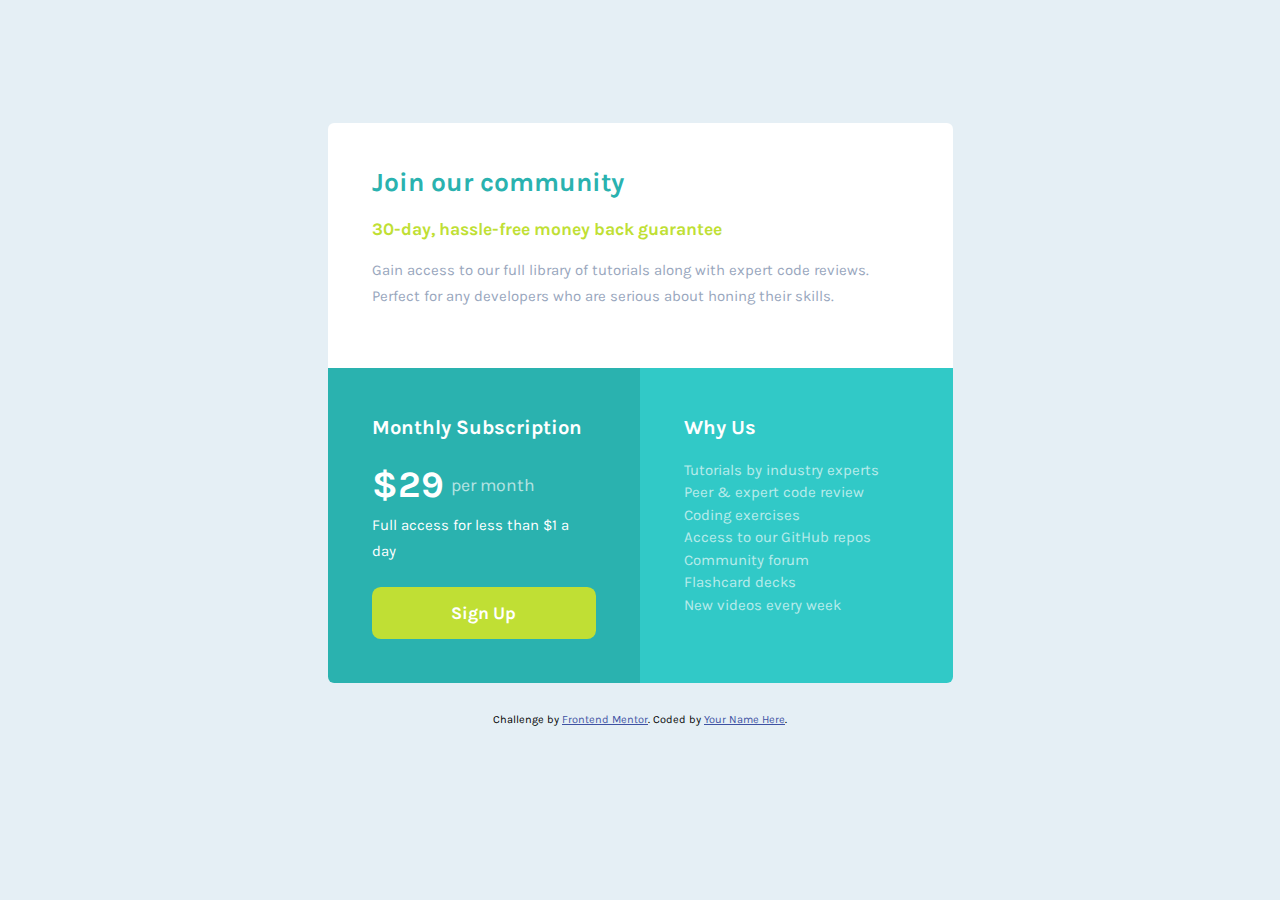
<file: newbie/10_single-price-grid-component/index.html>
<!DOCTYPE html>
<html lang="en">
<head>
  <meta charset="UTF-8">
  <meta name="viewport" content="width=device-width, initial-scale=1.0"> <!-- displays site properly based on user's device -->

  <link rel="icon" type="image/png" sizes="32x32" href="./images/favicon-32x32.png">
  <!-- fonts -->
  <link rel="preconnect" href="https://fonts.googleapis.com">
  <link rel="preconnect" href="https://fonts.gstatic.com" crossorigin>
  <link href="https://fonts.googleapis.com/css2?family=Karla:wght@400;700&display=swap" rel="stylesheet"> 
  <!-- CSS -->
  <link rel="stylesheet" href="styles.css">

  <title>Frontend Mentor | Single Price Grid Component</title>
</head>
<body>

  <div class="container container-main">
    <div class="container-upper">
      <div class="call-to-action">
        <h1>Join our community</h1>
        <h2>30-day, hassle-free money back guarantee</h2>
        <p>Gain access to our full library of tutorials along with expert code reviews. Perfect for any developers who are serious about honing their skills.</p>
      </div>
    </div>
    <div class="container container-lower">
      <div class="sign-up">
        <h2>Monthly Subscription</h2>
        <div class="monthly-price">
          <p><strong>&dollar;29</strong></p><span class="vertical-center"> per month</span>
        </div>
        <p>Full access for less than &dollar;1 a day</p>
        <div class="btn-sign-up">Sign Up</div>
      </div>
      <div class="description">
        <h2>Why Us</h2>
        <p class="features">Tutorials by industry experts <br>
          Peer &amp; expert code review <br>
          Coding exercises <br>
          Access to our GitHub repos <br>
          Community forum <br>
          Flashcard decks <br>
          New videos every week</p>
      </div>
    </div>
  </div>
  

  

  
  
  <footer>
    <p class="attribution">
      Challenge by <a href="https://www.frontendmentor.io?ref=challenge" target="_blank">Frontend Mentor</a>. 
      Coded by <a href="#">Your Name Here</a>.
    </p>
  </footer>
</body>
</html>
</file>
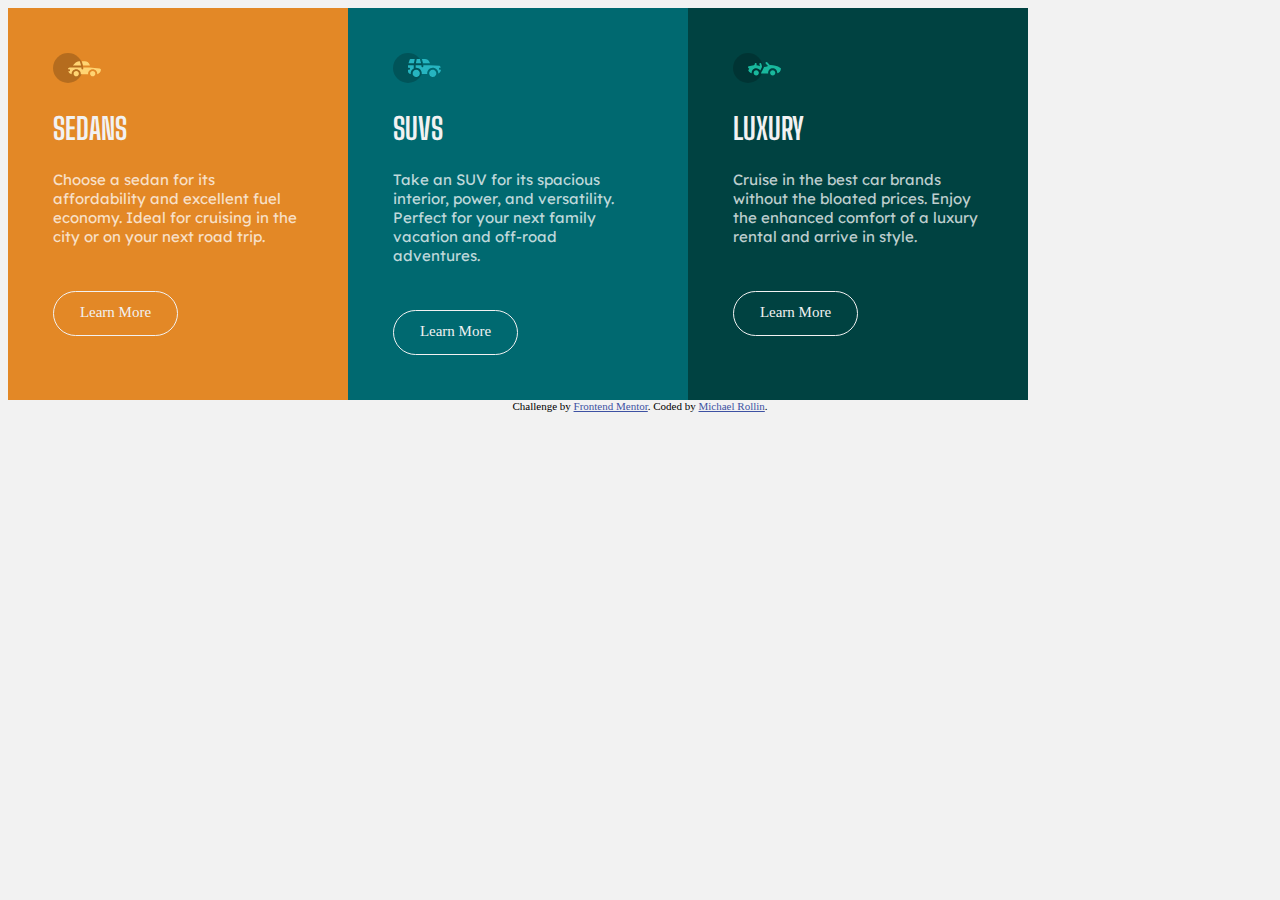
<file: newbie/3-column-preview-card-component/index.html>
<!DOCTYPE html>
<html lang="en">
<head>
  <meta charset="UTF-8">
  <meta name="viewport" content="width=device-width, initial-scale=1.0"> 

  <!-- <link rel="icon" type="image/png" sizes="32x32" href="./images/favicon-32x32.png"> -->
  <link rel="preconnect" href="https://fonts.googleapis.com">
  <link rel="preconnect" href="https://fonts.gstatic.com" crossorigin>
  <link href="https://fonts.googleapis.com/css2?family=Big+Shoulders+Display:wght@700&family=Lexend+Deca&display=swap" rel="stylesheet"> 
  <link rel="stylesheet" href="style.css">
  <title>Frontend Mentor | 3-column preview card component</title>

  <!-- Feel free to remove these styles or customise in your own stylesheet 👍 -->
  <style>
    .attribution { font-size: 11px; text-align: center; }
    .attribution a { color: hsl(228, 45%, 44%); }
  </style>
</head>
<body>
  
  <div class="container">
    <div class="card card-sedan">
      <img src="images/icon-sedans.svg" alt="Sedan car icon.">
      <h2>Sedans</h2>
      <p>Choose a sedan for its affordability and excellent fuel economy. Ideal for cruising in the city 
        or on your next road trip.</p>
      <div class="btn btn-accent-type-sedan" id="btn-sedan"><p>learn more</p></div>
    </div><!-- ./card  -->
  
    <div class="card card-suv">
      <img src="images/icon-suvs.svg" alt="S.U.V. car icon.">
      <h2>SUVs</h2>
      <p>Take an SUV for its spacious interior, power, and versatility. Perfect for your next family vacation 
        and off-road adventures.</p>
      <div class="btn btn-accent-type-suv" id="btn-suv"><p>learn more</p></div>
    </div><!-- ./card  -->
  
    <div class="card card-luxury">
      <img src="images/icon-luxury.svg" alt="Luxury car icon.">
      <h2>Luxury</h2>
      <p>Cruise in the best car brands without the bloated prices. Enjoy the enhanced comfort of a luxury 
        rental and arrive in style.</p>
      <div class="btn btn-accent-type-luxury" id="btn-luxury"><p>learn more</p></div>
    </div><!-- ./card  -->
  </div><!--  ./container  -->

  <div class="attribution">
    Challenge by <a href="https://www.frontendmentor.io?ref=challenge" target="_blank">Frontend Mentor</a>. 
    Coded by <a href="https://github.com/Michael080?tab=repositories">Michael Rollin</a>.
  </div>
</body>
</html>
</file>
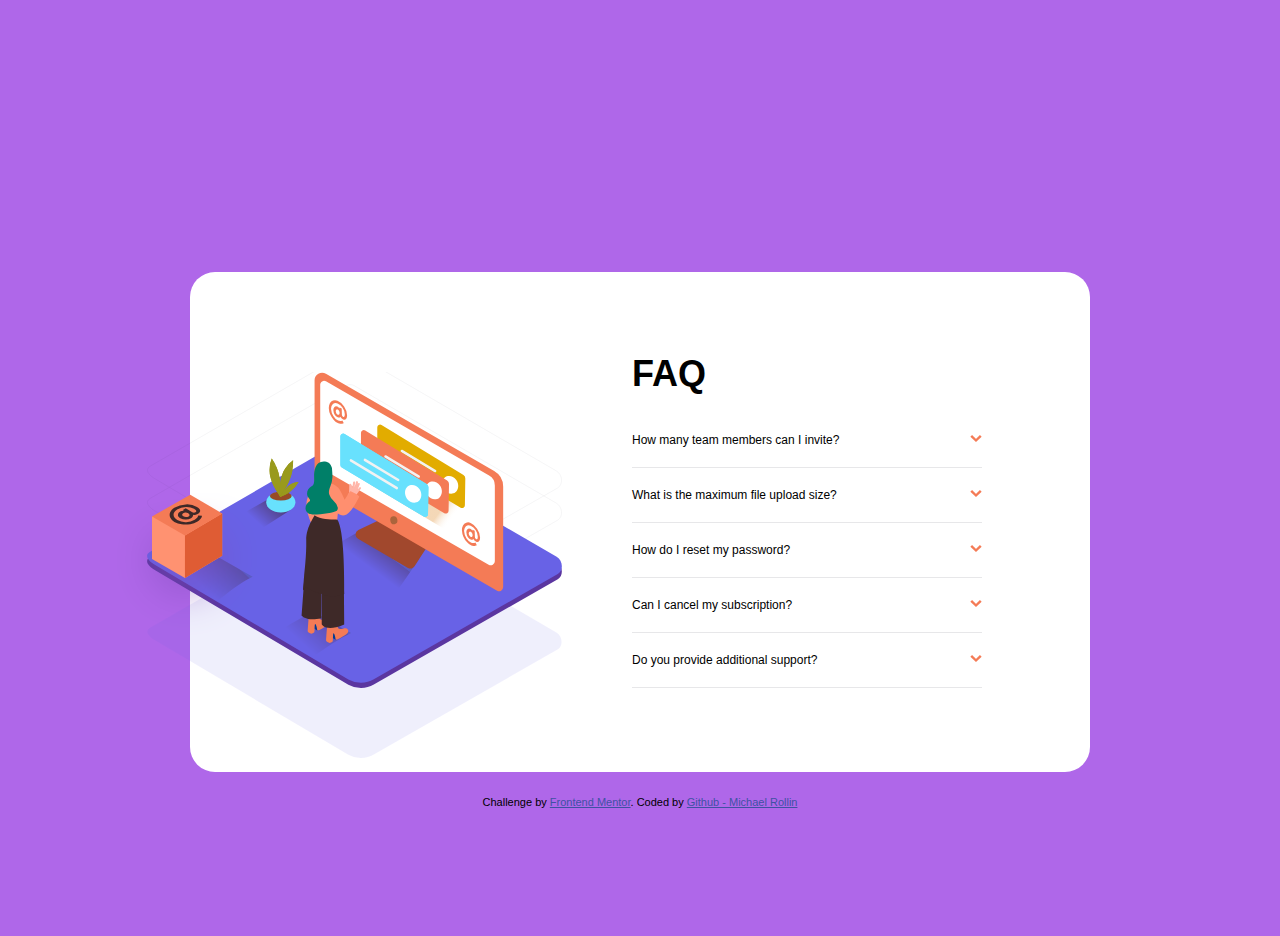
<file: newbie/4_faq-accordion-card-main/index.html>
<!DOCTYPE html>
<html lang="en">
<head>
  <meta charset="UTF-8">
  <meta name="viewport" content="width=device-width, initial-scale=1.0"> <!-- displays site properly based on user's device -->

  <!-- <link rel="icon" type="image/png" sizes="32x32" href="./images/favicon-32x32.png"> -->

  <!-- <link rel="preconnect" href="https://fonts.googleapis.com">
  <link rel="preconnect" href="https://fonts.gstatic.com" crossorigin>
  <link href="https://fonts.googleapis.com/css2?family=Kumbh+Sans:wght@400;700&display=swap" rel="stylesheet">  -->

  <link rel="stylesheet" href="styles.css">
  
  <title>Frontend Mentor | FAQ Accordion Card</title>

  <!-- Feel free to remove these styles or customise in your own stylesheet 👍 -->
  <style>
    .attribution { font-size: 11px; text-align: center; }
    .attribution a { color: hsl(228, 45%, 44%); }
  </style>
</head>
<body>

  <div class="container-card">
    <div class="img"></div>
    <div class="img-shadow"></div>
    <div class="container-faq">
      <h1>faq</h1>
      <!-- height: 257 -->
      <!-- height: 311 -->
      <div class="accordion">
        <div class="q-and-a">
          <div class="container-q-a">
            <div class="container-question">
            <p class="question">How many team members can I invite?</p>
            <div class="arrow"></div>
            </div>
            <p class="answer hidden">You can invite up to 2 additional users on the Free plan. There is no limit on team members for the Premium plan.</p>
          </div>
        </div>
        <div class="q-and-a">
          <div class="container-q-a">
            <div class="container-question">
            <p class="question">What is the maximum file upload size?</p>
            <div class="arrow"></div>
            </div>
            <p class="answer hidden">No more than 2GB. All files in your account must fit your allotted storage space.</p>
          </div>
        </div>
        <div class="q-and-a">
          <div class="container-q-a">
            <div class="container-question">
              <p class="question">How do I reset my password?</p>
              <div class="arrow"></div>
            </div>
            <p class="answer hidden">Click “Forgot password” from the login page or “Change password” from your profile page. A reset link will be emailed to you.</p>
          </div>
        </div>
        <div class="q-and-a">
          <div class="container-q-a">
            <div class="container-question">
              <p class="question">Can I cancel my subscription?</p>
              <div class="arrow"></div>
            </div>
            <p class="answer hidden">Yes! Send us a message and we’ll process your request no questions asked.</p>
          </div>
        </div>
        <div class="q-and-a">
          <div class="container-q-a">
            <div class="container-question">
              <p class="question">Do you provide additional support?</p>
              <div class="arrow"></div>
            </div>
            <p class="answer hidden">Chat and email support is available 24/7. Phone lines are open during normal business hours.</p>
          </div>
        </div>
      </div><!-- ./accordion -->
    </div><!-- ./container-faq -->
  </div><!-- ./container-card -->

  <div class="attribution">
    Challenge by <a href="https://www.frontendmentor.io?ref=challenge" target="_blank">Frontend Mentor</a>. 
    Coded by <a href="https://github.com/Michael080">Github - Michael Rollin</a>
  </div>

  <script src="script.js"></script>
</body>
</html>
</file>
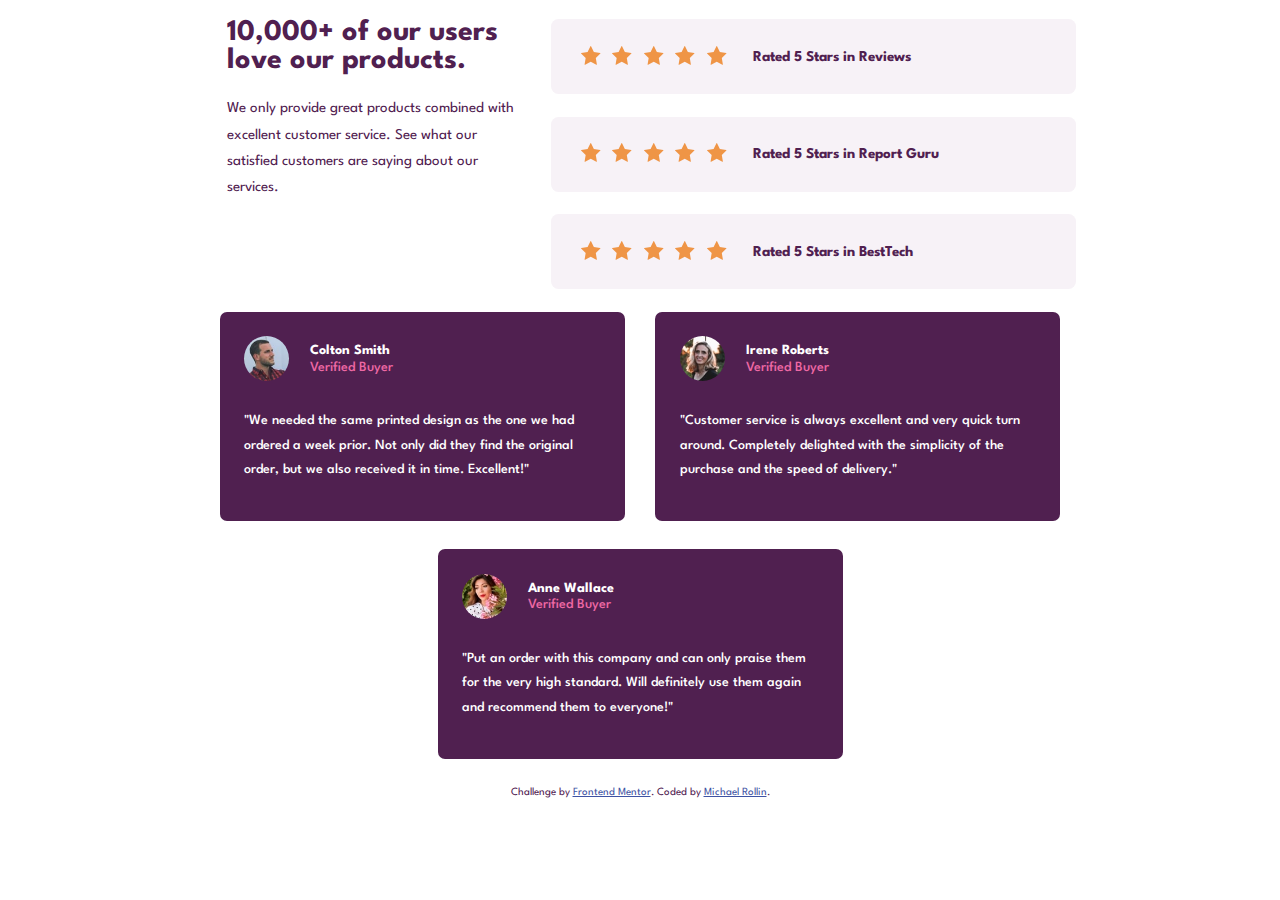
<file: newbie/6_social-proof-section/index.html>
<!DOCTYPE html>
<html lang="en">
  <head>
    <meta charset="UTF-8" />
    <meta name="viewport" content="width=device-width, initial-scale=1.0" />

    <link rel="icon" type="image/png" sizes="32x32" href="./images/favicon-32x32.png"/>

    <link rel="preconnect" href="https://fonts.googleapis.com">
    <link rel="preconnect" href="https://fonts.gstatic.com" crossorigin>
    <link href="https://fonts.googleapis.com/css2?family=Spartan:wght@400;500;700&display=swap" rel="stylesheet">
    <link rel="stylesheet" href="styles.css">

    <title>Frontend Mentor | Social proof section</title>

  </head>
  <body>

    <div class="container container-main">
      <div class="container container-sub-1">
        <div class="heading">
          <h1>10,000+ of our users love our products.</h1>
          <p class="description">We only provide great products combined with excellent customer service. See what our satisfied customers are saying about our services.</p>
        </div>
        <div class="container container-ratings">
          <div class="rating">
            <div class="stars">
              <div class="star"></div>
              <div class="star"></div>
              <div class="star"></div>
              <div class="star"></div>
              <div class="star"></div>
            </div>
            <p class="rated">Rated 5 Stars in Reviews</p>
          </div>
          <div class="rating">
            <div class="stars">
              <div class="star"></div>
              <div class="star"></div>
              <div class="star"></div>
              <div class="star"></div>
              <div class="star"></div>
            </div>
            <p class="rated">Rated 5 Stars in Report Guru</p>
          </div>
          <div class="rating">
            <div class="stars">
              <div class="star"></div>
              <div class="star"></div>
              <div class="star"></div>
              <div class="star"></div>
              <div class="star"></div>
            </div>
            <p class="rated">Rated 5 Stars in BestTech</p>
          </div>
        </div><!-- ./container-ratings -->
      </div><!-- ./container-sub-1 -->
      <div class="container container-reviews">
        <div class="card">
          <div class="container container-bio">
            <div class="profile-pic profile-pic-colton-smith"></div>
            <div class="bio">
              <p class="name">Colton Smith</p>
              <p class="verified">Verified Buyer</p>
            </div>
          </div>
          <p class="review">"We needed the same printed design as the one we had ordered a week prior. Not only did they find the original order, but we also received it in time. Excellent!"</p>
        </div>
        <div class="card">
          <div class="container container-bio">
            <div class="profile-pic profile-pic-irene-roberts"></div>
            <div class="bio">
              <p class="name">Irene Roberts</p>
              <p class="verified">Verified Buyer</p>
            </div>
          </div>
          <p class="review">"Customer service is always excellent and very quick turn around. Completely delighted with the simplicity of the purchase and the speed of delivery."</p>
        </div>
        <div class="card">
          <div class="container container-bio">
            <div class="profile-pic profile-pic-anne-wallace"></div>
            <div class="bio">
              <p class="name">Anne Wallace</p>
              <p class="verified">Verified Buyer</p>
            </div>

          </div>
          <p class="review">"Put an order with this company and can only praise them for the very high standard. Will definitely use them again and recommend them to everyone!"</p>
        </div>
      </div>
    </div><!-- ./container-main -->

    <div class="attribution">
      Challenge by
      <a href="https://www.frontendmentor.io?ref=challenge" target="_blank"
        >Frontend Mentor</a
      >. Coded by <a href="https://github.com/Michael080">Michael Rollin</a>.
    </div>

  </body>
</html>
</file>
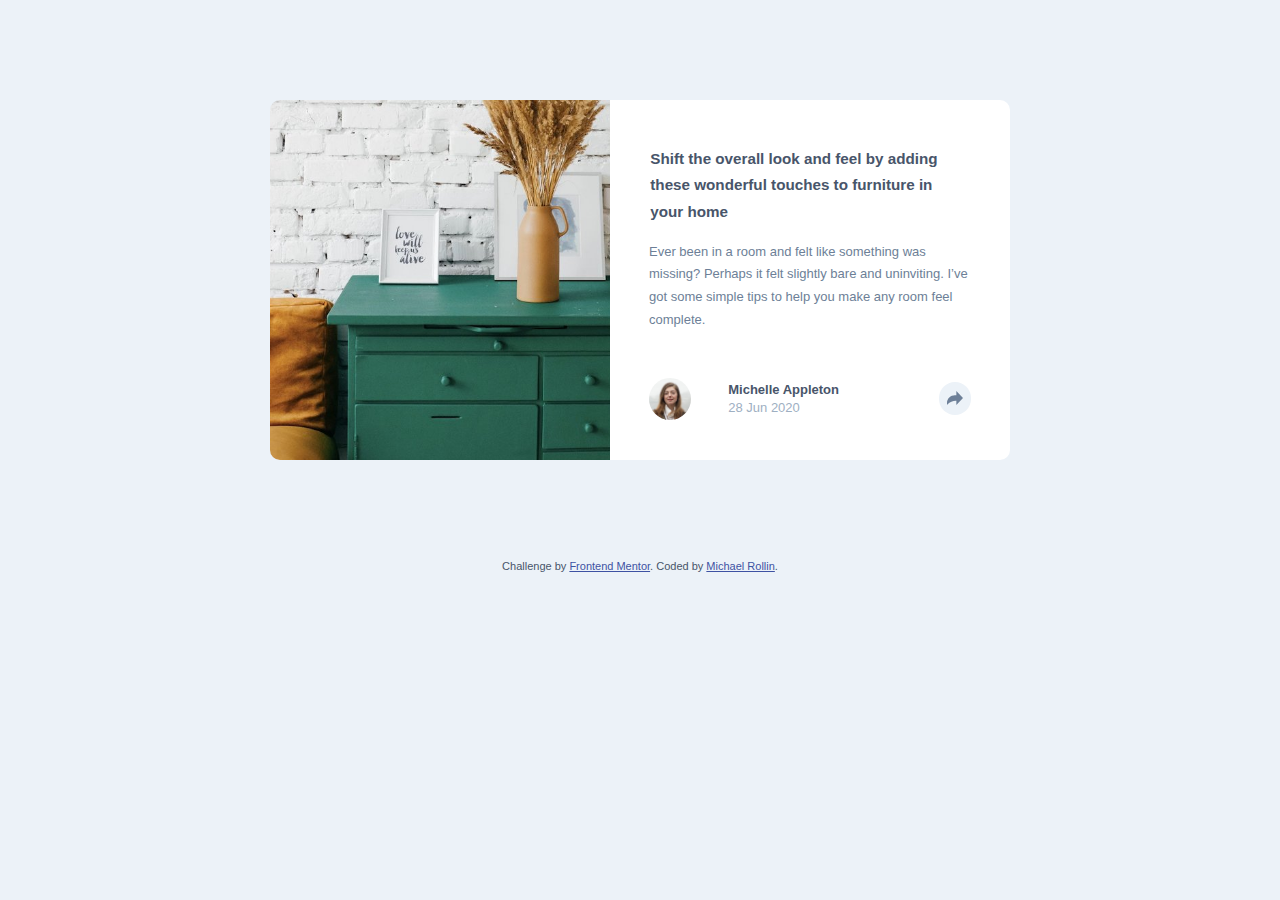
<file: newbie/7_article-preview-component/index.html>
<!DOCTYPE html>
<html lang="en">
<head>
  <meta charset="UTF-8">
  <meta name="viewport" content="width=device-width, initial-scale=1.0">

  <link rel="stylesheet" href="styles.css">
  <link rel="icon" type="image/png" sizes="32x32" href="./images/favicon-32x32.png">
  
  <title>Frontend Mentor | Article preview component</title>
  <title>Document</title>
</head>
<body>
  <div class="container">
    <div class="background-bleed">
      <div class="img img-header"></div>
    </div>
    <div class="content-main">
      <div class="teaser">
        <h3 class="article-heading">Shift the overall look and feel by adding these wonderful touches to furniture in your home</h3>
        <p class="description">Ever been in a room and felt like something was missing? Perhaps it felt slightly bare and uninviting. I’ve got some simple tips to help you make any room feel complete.</p>

        <div class="tooltip hidden">
          <div class="footer-active-tooltip" id="active-tooltip">
            <h3 class="share-txt">Share</h3>
            <div class="img icon icon-facebook"></div>
            <div class="img icon icon-twitter"></div>
            <div class="img icon icon-pinterest"></div>
          </div><!-- ./.footer-active-tooltip -->
          <div class="arrow-container">
            <div class="arrow-down"></div>
          </div><!-- ./arrow-container -->
        </div><!-- ./tooltip -->
      </div><!-- ./teaser -->

      <div class="footer-section">
        <!-- footer footer-initial hidden -->
        <div class="footer footer-initial">
          <div class="article-info">
            <div class="img profile-pic"></div>
            <div class="name-date">
              <div class="name">Michelle Appleton</div>
              <div class="date">28 Jun 2020</div>
            </div>
          </div><!-- ./.article-info -->
          <div class="btn-container">
            <div class="img btn-share btn-share-light"></div>
          </div>
        </div><!-- ./.footer-initial -->

        <div class="footer footer-active hidden">
          <h3 class="share-txt">Share</h3>
          <div class="img icon icon-facebook"></div>
          <div class="img icon icon-twitter"></div>
          <div class="img icon icon-pinterest"></div>
          <div class="btn-container btn-container-active">
            <div class="img btn-share btn-share-active"></div>
          </div>
        </div><!-- ./.footer-active -->
      </div><!-- ./.footer-section -->

    </div><!-- ./.content-main -->
  </div><!-- ./.container -->
  
  <div class="attribution">
    Challenge by <a href="https://www.frontendmentor.io?ref=challenge" target="_blank">Frontend Mentor</a>. 
    Coded by <a href="https://www.github.com/Michael080">Michael Rollin</a>.
  </div>

  <script src="script.js"></script>
</body>
</html>
</file>
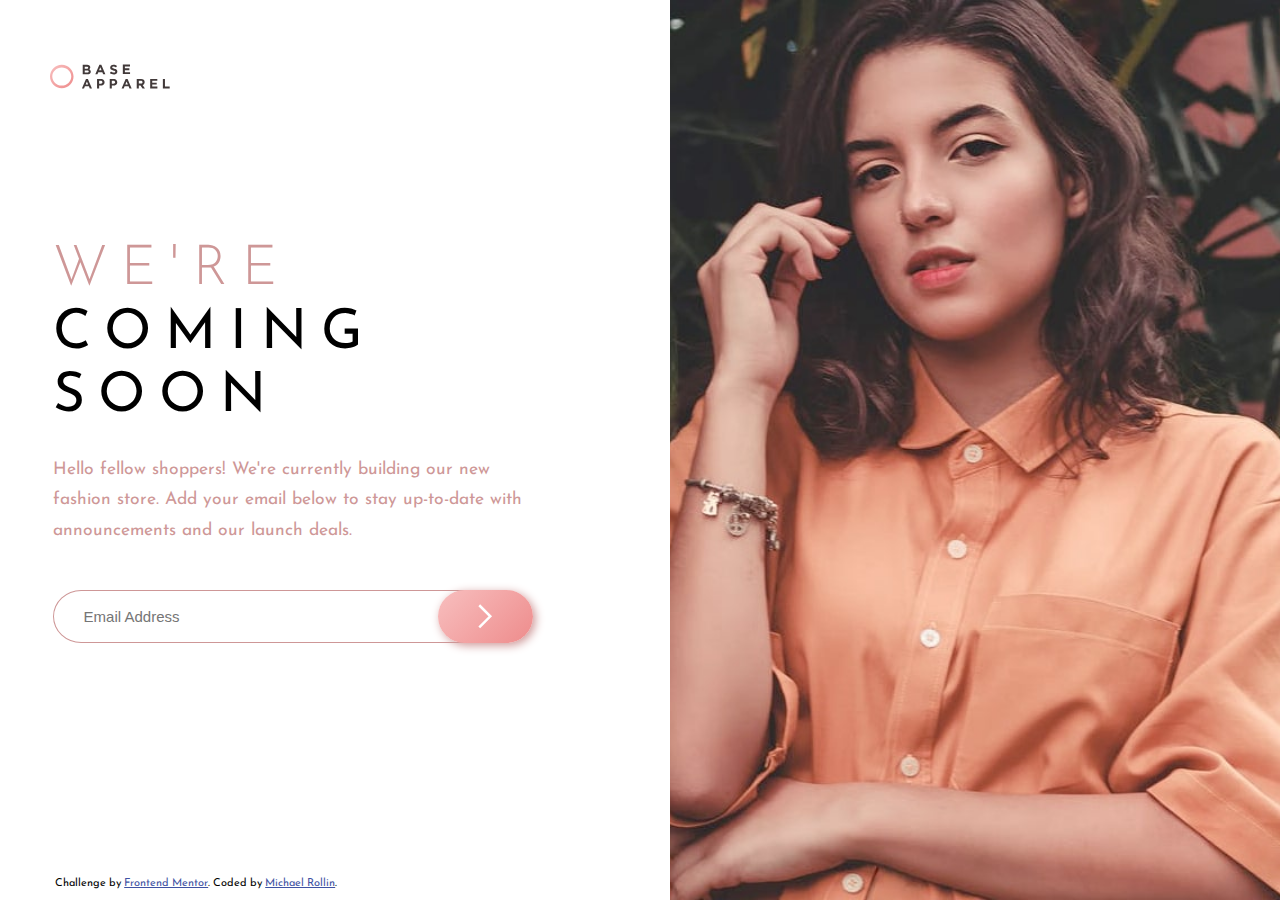
<file: newbie/8_base-apparel-coming-soon/index.html>
<!DOCTYPE html>
<html lang="en">
<head>
  <meta charset="UTF-8">
  <meta name="viewport" content="width=device-width, initial-scale=1.0">

  <link rel="icon" type="image/png" sizes="32x32" href="./images/favicon-32x32.png">

  <link rel="preconnect" href="https://fonts.googleapis.com">
  <link rel="preconnect" href="https://fonts.gstatic.com" crossorigin>
  <link href="https://fonts.googleapis.com/css2?family=Josefin+Sans:wght@300;400;600&display=swap" rel="stylesheet"> 

  <link rel="stylesheet" href="styles.css">

  <title>Frontend Mentor | Base Apparel coming soon page</title>
</head>
<body>

  <div class="img img-logo"></div>
  <div class="container container-main">
    
    <div class="call-to-action">
      <h1><span class="accent-txt">We're</span> coming soon</h1>
      <p class="accent-txt body-copy">Hello fellow shoppers! We're currently building our new fashion store. 
      Add your email below to stay up-to-date with announcements and our launch deals.</p>
      <form class="container container-email" action="">
        <!-- css-tricks form-validation -->
        <!-- ! https://css-tricks.com/form-validation-part-2-constraint-validation-api-javascript/ -->
        <!-- mozilla form validation: -->
        <!-- ! https://developer.mozilla.org/en-US/docs/Learn/Forms/Form_validation -->
        <input class="email-input accent-txt" type="email" placeholder="email address">
        <div class="hidden img email-error-icon"></div>
        <div>
          <div class="btn-container">
            <div class="btn-submit hover-cursor">
              <div class="submit-arrow"></div>
            </div>
          </div>
        </div>
      </form>
      <p class="hidden email-invalid-msg">Please provide valid email</p>
    </div><!-- ./call-to-action -->
    <div class="image-container">
      <div class="img img-hip-lady"></div>
    </div>
  </div>

  <footer>
    <p class="attribution">
      Challenge by <a href="https://www.frontendmentor.io?ref=challenge" target="_blank">Frontend Mentor</a>. 
      Coded by <a href="https://github.com/Michael080">Michael Rollin</a>.
    </p>
  </footer>

  <!-- TODO --- Remove attr: 'nonce'??? -->
  <script src="script.js" nonce="r@nd0m"></script>
</body>
</html>
</file>
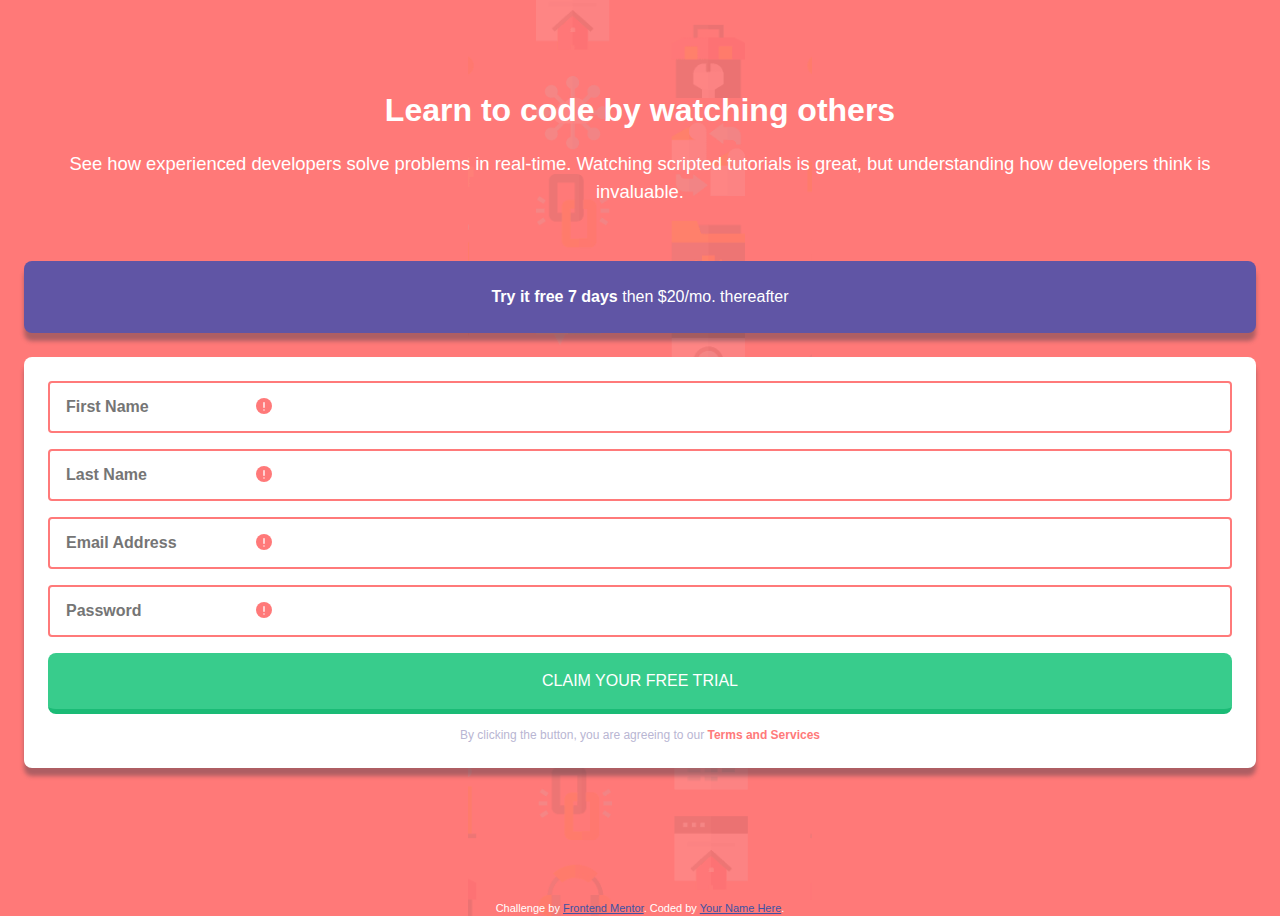
<file: newbie/9_intro-component-with-signup-form/index.html>
<!DOCTYPE html>
<html lang="en">
<head>
  <meta charset="UTF-8">
  <meta name="viewport" content="width=device-width, initial-scale=1.0">
  <!-- fonts -->
  <!-- <link rel="preconnect" href="https://fonts.googleapis.com">
  <link rel="preconnect" href="https://fonts.gstatic.com" crossorigin>
  <link href="https://fonts.googleapis.com/css2?family=Poppins:wght@400;500;600;700&display=swap" rel="stylesheet">  -->
  <!-- styles -->
  <link rel="stylesheet" href="styles.css">

  <link rel="icon" type="image/png" sizes="32x32" href="./images/favicon-32x32.png">

  <title>Frontend Mentor | Intro component with sign up form</title>
</head>
<body>

  <div class="container-main">
    <div class="content">
      <h1>  Learn to code by watching others</h1>
      <p class="description">See how experienced developers solve problems in real-time. Watching scripted tutorials is great, 
        but understanding how developers think is invaluable.</p>
      <div class="call-to-action">
        <p><strong>Try it free 7 days</strong> then $20/mo. thereafter</p>
      </div>
    </div>
    <!--! TODO --- Use placeholder values instead of id to hook elems & build error msgs -->
    <form action="" class="sign-up">
      <div class="input-container first">
        <input type="text" placeholder="first name" minlength="2" maxlength="25"  required>
        <div class="error-icon" id="first-name"></div>
      </div>
      <div class="input-container last first">
        <input type="text" placeholder="last name" minlength="2" maxlength="25"  required>
        <div class="error-icon" id="last-name"></div>  
      </div>
      <div class="input-container email">
        <input type="email" placeholder="email address"  required>
        <div class="error-icon" id="email"></div>
      </div>
      <div class="input-container password">
        <input type="password" placeholder="password" minlength="8" maxlength="25"  required>
        <div class="error-icon" id="password"></div>
      </div>
      <div class="submit">
        <p>Claim your free trial</p>
      </div>
      <p class="fine-print">By clicking the button, you are agreeing to our <a href="#">Terms and Services</a></p>
    </form>
  </div>
  
  <footer>
    <p class="attribution">
      Challenge by <a href="https://www.frontendmentor.io?ref=challenge" target="_blank">Frontend Mentor</a>. 
      Coded by <a href="#">Your Name Here</a>.
    </p>
  </footer>

  <!-- TODO --- Remove attr: 'nonce'??? -->
  <script src="script.js" nonce="r@nd0m"></script>
  <!-- <script src="script.js"></script> -->
</body>
</html>
</file>
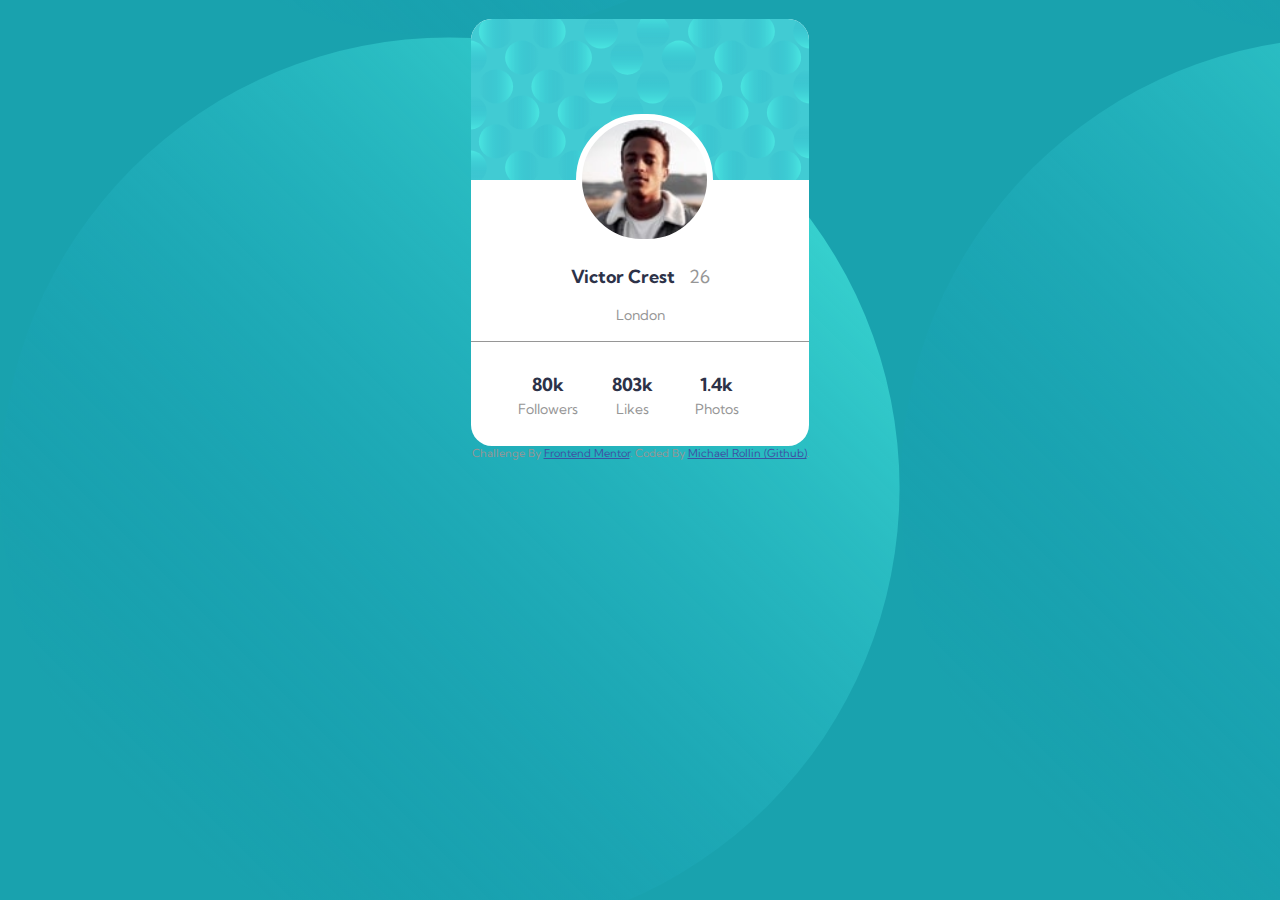
<file: newbie/profile-card-component-main/index.html>
<!DOCTYPE html>
<html lang="en">
<head>
  <meta charset="UTF-8">
  <meta name="viewport" content="width=device-width, initial-scale=1.0"> <!-- displays site properly based on user's device -->

  <link rel="icon" type="image/png" sizes="32x32" href="./images/favicon-32x32.png">

  <link rel="preconnect" href="https://fonts.googleapis.com">
  <link rel="preconnect" href="https://fonts.gstatic.com" crossorigin>
  <link href="https://fonts.googleapis.com/css2?family=Kumbh+Sans:wght@400;700&display=swap" rel="stylesheet"> 

  <link rel="stylesheet" href="styles.css">

  <title>Frontend Mentor | Profile card component</title>
  
  <style>
    .attribution { font-size: 11px; text-align: center; }
    .attribution a { color: hsl(228, 45%, 44%); }
  </style>
</head>
<body>

  <div class="container container-main column">
    <div class="header">
      <div class="profile-img"></div>
    </div>
    <div>
      <div class="profile column">
        <div class="name-age">
          <p class="name">victor crest</p>
          <p class="age">26</p>
        </div>
        <p class="location">london</p>
      </div>
    </div>
    <div class="container stats-container">
      <div class="container column stat-container followers">
        <h3>followers</h3>
        <p class="stat">80k</p>
      </div>
      <div class="container column stat-container likes">
        <h3>likes</h3>
        <p class="stat">803k</p>
      </div>
      <div class="container column stat-container photos">
        <h3>photos</h3>
        <p class="stat">1.4k</p>
      </div>
    </div>
  </div>

  <div class="attribution">
    Challenge by <a href="https://www.frontendmentor.io?ref=challenge" target="_blank">Frontend Mentor</a>. 
    Coded by <a href="https://github.com/Michael080">Michael Rollin (Github)</a>.
  </div>

</body>
</html>
</file>
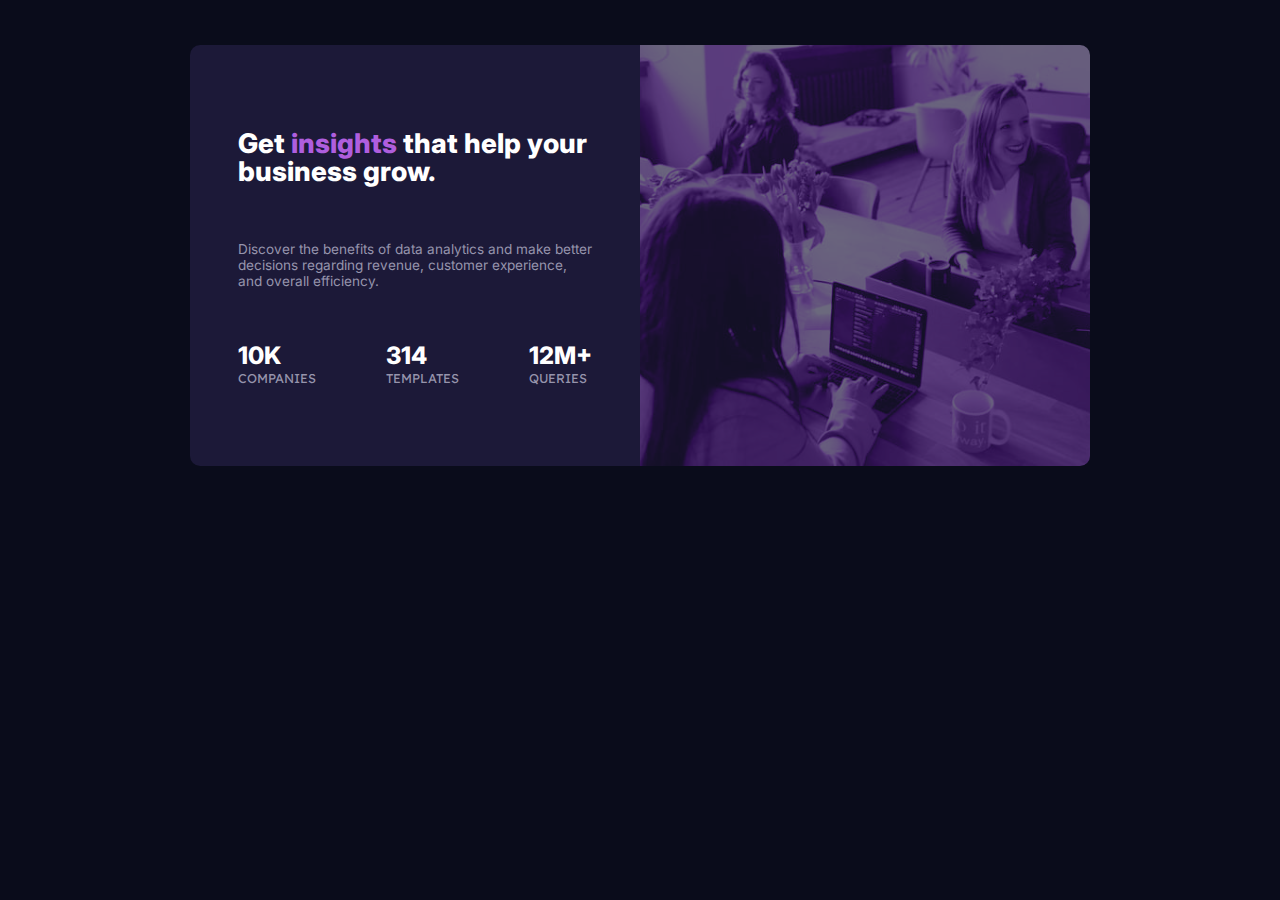
<file: newbie/stats-preview-card-component/index.html>
<!DOCTYPE html>
<html lang="en">
<head>
  <meta charset="UTF-8">
  <meta name="viewport" content="width=device-width, initial-scale=1.0">
  <title>Data Analytics</title>
  <link rel="preconnect" href="https://fonts.googleapis.com">
<link rel="preconnect" href="https://fonts.gstatic.com" crossorigin>
<link href="https://fonts.googleapis.com/css2?family=Mitr:wght@300;400;500;600&display=swap" rel="stylesheet"> 

<link rel="preconnect" href="https://fonts.googleapis.com">
<link rel="preconnect" href="https://fonts.gstatic.com" crossorigin>
<link href="https://fonts.googleapis.com/css2?family=Inter:wght@400;700&family=Lexend+Deca&display=swap" rel="stylesheet"> 
  <link rel="stylesheet" href="styles.css">
</head>
<body>
  <div class="container">
    <div class="card">
      <div class="image"></div>
      <div class="content">
        <h1 class="bold">Get <span class="accent">insights</span> that help your business grow.</h1>
        <p class="tagline">Discover the benefits of data analytics and make better decisions regarding revenue, customer experience, and overall efficiency.</p>
        <div class="stats-container">
          <div class="stats">
            <p class="stat bold">10k</p>
            <p>companies</p>
          </div>
          <div class="stats">
            <p class="stat bold">314</p>
            <p>templates</p>
          </div>
          <div class="stats">
            <p class="stat bold">12m+</p>
            <p>queries</p>
          </div>
        </div>
      </div>
    </div>
  </div>
</body>
</html>
</file>
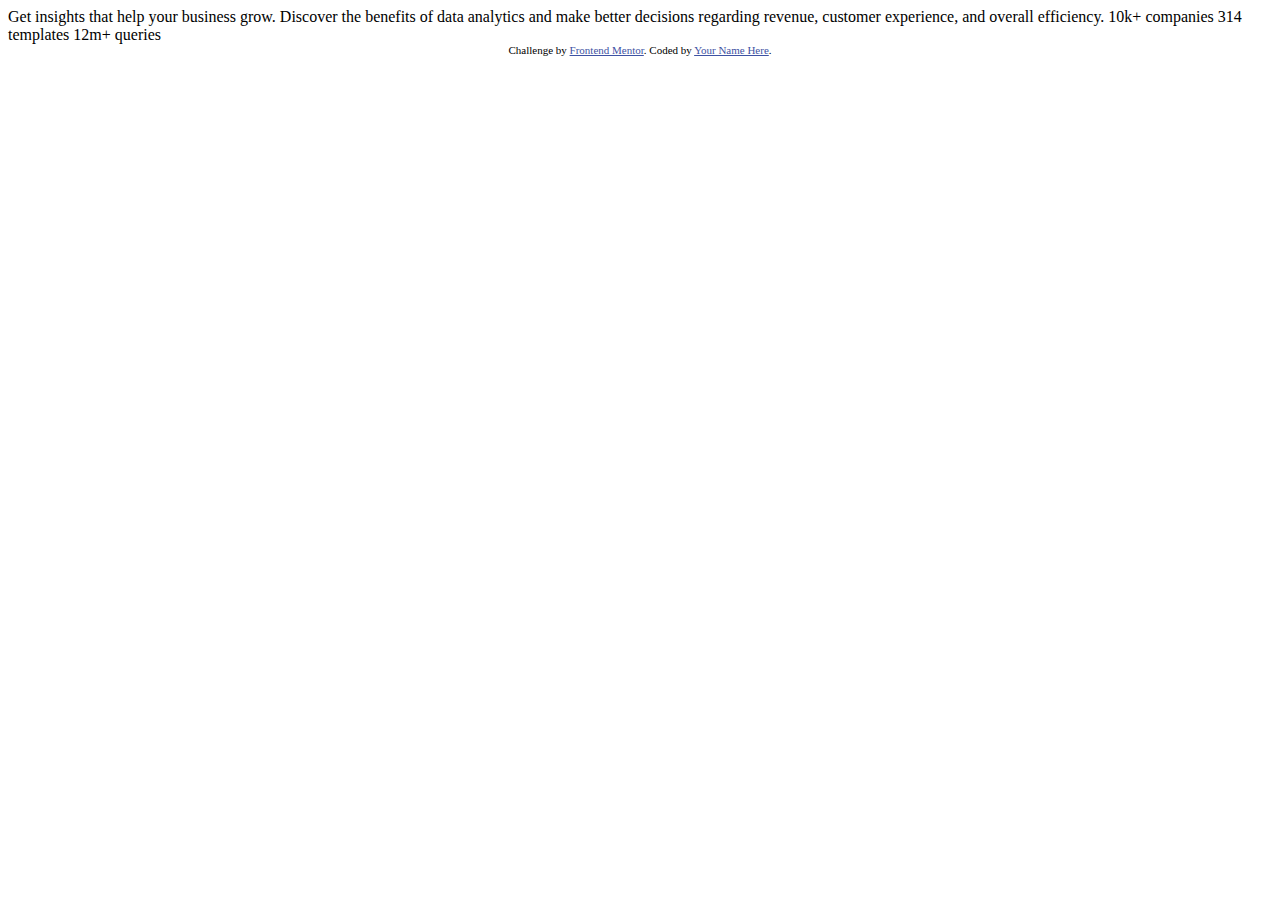
<file: newbie/stats-preview-card-component/stats-preview-card-component-main/index.html>
<!DOCTYPE html>
<html lang="en">
<head>
  <meta charset="UTF-8">
  <meta name="viewport" content="width=device-width, initial-scale=1.0"> <!-- displays site properly based on user's device -->

  <link rel="icon" type="image/png" sizes="32x32" href="./images/favicon-32x32.png">
  
  <title>Frontend Mentor | Stats preview card component</title>

  <!-- Feel free to remove these styles or customise in your own stylesheet 👍 -->
  <style>
    .attribution { font-size: 11px; text-align: center; }
    .attribution a { color: hsl(228, 45%, 44%); }
  </style>
</head>
<body>

  Get insights that help your business grow.

  Discover the benefits of data analytics and make better decisions regarding revenue, customer 
  experience, and overall efficiency.

  10k+ companies
  314 templates
  12m+ queries

  <div class="attribution">
    Challenge by <a href="https://www.frontendmentor.io?ref=challenge" target="_blank">Frontend Mentor</a>. 
    Coded by <a href="#">Your Name Here</a>.
  </div>
</body>
</html>
</file>
<file: newbie/10_single-price-grid-component/styles.css>
/*-- General --*/

h1,
h2,
p,
.btn-sign-up {
  margin-top: 0;
}

body {
  font-family: 'Karla', sans-serif;
  background: var(--light-gray);
}

/* colors */
:root {
  /* primary */
  --cyan: hsl(179, 62%, 43%);
  --light-cyan: hsl(179, 61%, 49%);
  --very-light-cyan: hsl(179, 55%, 75%);
  /* #49bebd */
  --yellow: hsl(71, 73%, 54%);

  /* neutral */
  --light-gray: hsl(204, 43%, 93%);
  --grayish-blue: hsl(218, 22%, 67%);
}

/*-- Typography --*/

.vertical-center,
.features {
  opacity: 65%;
}

h1 {
  color: var(--cyan);
  font-size: 1.5rem;
}

h2 {
 font-size: 1rem;
 line-height: 1.5;
}

p {
  font-size: .85rem;
  line-height: 1.75;
}

strong {
  font-size: 2.5em;
  font-weight: 700;
}

.container-lower h2 {
  font-size: 1.15rem;
}

.monthly-price {
  display: flex;
  align-items: center;
  padding: 0;
  height: 2.5em;
}

.monthly-price p {
  margin-right: .5em;
  height: 100%;
}

.vertical-center {
  opacity: 65%;
  padding-top: .5em;
}

.features {
  line-height: 1.5;
}

/*-- Layout --*/

.container-upper,
.sign-up,
.description {
  padding: 1.5em;
}

.container-main {
  margin: 1.5em auto;
  margin-top: 5em;
  max-width: 311px;
}

.container-lower {
  color: white;
  width: 100%;
}

.container-upper {
  color: var(--grayish-blue);
  background-color: white;
  border-top-left-radius: .35em;
  border-top-right-radius: .35em;
}

.container-upper h2 {
  color: var(--yellow);
}

.monthly-price {
  margin-bottom: .5em;
}

.sign-up {
  background-color: var(--cyan);
}

.sign-up p:nth-child(3) {
  margin-bottom: 1.5em;
}

.description {
  background-color: var(--light-cyan);
  border-bottom-left-radius: .35em;
  border-bottom-right-radius: .35em;
}

.attribution { 
  font-size: 11px; text-align: center;
  }

.attribution a { 
  color: hsl(228, 45%, 44%);
  }

/* media-queries --- (layout) */

@media (min-width: 750px) {
  html {
    font-size: 110%;
  }

  body {
    padding: 1.53em;
  }

  .container-main {
    margin: 1.5em auto;
    margin-top: 5em;
    max-width: 625px;
  }

  .container-upper,
  .sign-up,
  .description {
    padding: 2.5em;
  }

  .container-lower {
    display: flex;
    flex-direction: row;
  } 

  .sign-up {
    width: 50%;
    border-bottom-left-radius: .35em;
  }

  .description {
    width: 50%;
    border-bottom-left-radius: 0;
  }
}

/* buttons */

.btn-sign-up {
  display: grid;
  place-items: center;
  font-weight: 700;
  background-color: var(--yellow);
  height: 3em;
  border-radius: .5em;
}

.btn-sign-up:hover {
  background-color: white;
  color: var(--yellow);
  cursor: pointer;
}
</file>
<file: newbie/3-column-preview-card-component/style.css>
/*   General   */

:root {
  --light-gray: hsl(0, 0%, 95%); /* buttons, background, & type*/
  --accent-sedan: hsl(31, 77%, 52%);
  --accent-suv: hsl(184, 100%, 22%);
  --accent-luxury:  hsl(179, 100%, 13%);
}

body {
  font-size: 15px;
}

body,
.btn {
  background-color: var(--light-gray);
}

h2, p {
  margin-top: 0;
  
}

p {
  margin-bottom: 3em;
}

/*   Typography   */

h2
 {
  color: hsl(0, 0%, 95%);
}

h2 {
  font-family: 'Big Shoulders Display', cursive;
  font-size: 30px;
  text-transform: uppercase;
}

p:nth-child(3) {
  font-family: 'Lexend Deca', sans-serif;
  color: hsla(0, 0%, 100%, 0.75);
}

.btn-accent-type-sedan {
  color: hsl(31, 77%, 52%);
}

.btn-accent-type-suv {
  color: hsl(184, 100%, 22%);
}

.btn-accent-type-luxury {
  color: hsl(179, 100%, 13%);
}

.btn {
  text-transform: capitalize;
}

/*   Layout   */

img {
  width: 3.2em;
  height: 2em;
  margin-bottom: 1.5em;
}

.card {
  max-width: 250px;
  margin: 0 1em 0 1em;
  margin: 0; 
  padding: 3em;
}

.card-sedan {
  background-color: var(--accent-sedan);
}

.card-suv {
  background-color: var(--accent-suv);
}

.card-luxury {
  background-color: var(--accent-luxury);
}

.btn {
  display: flex;
  justify-content: center;
  box-sizing: border-box;
  width: 125px;
  height: 45px;
  border-radius: 45px;
}

.btn p {
  padding-top: 11.5px;
}

.btn:hover {
  cursor: pointer;
  color: var(--light-gray);
  background-color: transparent;
  border: 1px solid var(--light-gray);
  margin-bottom: 0;
}

@media (min-width: 300px) {
  .card {
    margin: 0 1em 0 1em;
  }
}

@media (min-width: 400px) {
  .card {
    margin: 0 auto;  
  }
}

@media (min-width: 750px) {
  .container {
    display: flex;
    flex-direction: row;
  }

  .card {
    margin: 0;
  }

  .btn {
    color: var(--light-gray);
    background-color: transparent;
    border: 1px solid hsl(0, 0%, 95%);
  }

  .btn:hover {
    background-color: var(--light-gray);
  }

  #btn-sedan:hover {
    color: var(--accent-sedan);
  }

  #btn-suv:hover {
    color: var(--accent-suv);
  }

  #btn-luxury:hover {
    color: var(--accent-luxury);
  }
}
</file>
<file: newbie/4_faq-accordion-card-main/styles.css>
/* General */

body {
  font-family: 'Kumbh Sans', sans-serif;
  font-size: 12px;
  padding: 2em;
  background-color: var(--soft-violet);
}


/* colors */
:root {
  /* background-gradient */
  --soft-violet: hsl(273, 75%, 66%);
  --soft-blue: hsl(240, 73%, 65%);
  /* type */
  --very-dark-blue: hsl(237, 12%, 33%);
  --dark-blue: hsl(240, 6%, 50%);
  /* dividers */
  --very-light-blue: hsl(240, 5%, 91%);
}

/* Typography */

h1 {
  font-size: 3em;
  text-align: center;
  text-transform: uppercase;
  margin-top: -380px;
  margin-bottom: 1em;
}

p {
  line-height: 1.5;
  margin-top: 0;
}

.question {
  margin-bottom: 1.5em;
}

.active {
  font-weight: 700;
}

/* Layout */

.container-card {
  box-sizing: border-box;
  background-color: white;
  width: 311px;
  height: 600px;
  margin: 12em auto 2em auto;
  padding: 25px;
  padding-bottom: 30px;
  border-radius: 25px;
}

.img {
  position: relative;
  top: -170px;
  left: -20px;
  background-image: url(./images/illustration-woman-online-mobile.svg);
  background-repeat: no-repeat;
  background-size: contain;
  background-position: center;
  width: 275px;
  height: 275px;
}

.img-shadow {
  position: relative;
  top: -350px;
  left: 15px;
  background-image: url(./images/bg-pattern-mobile.svg);
  background-repeat: no-repeat;
  background-size: contain;
  background-position: center;
  width: 243px;
  height: 243px;
}

.accordion {
  height: 311px;
}

.container-q-a {
  border-bottom: 1px solid var(--very-light-blue);
  margin-bottom: 1.5em;
}

.container-question {
  display: flex;
  justify-content: space-between;
}

.container-question:hover {
  cursor: pointer;
}

.question,
.arrow {
  display: inline-block;
}

.arrow {
  background-image: url(./images/icon-arrow-down.svg);
  background-repeat: no-repeat;
  background-size: contain;
  background-position: bottom;
  width: 1em;
  height: 1em;
}

.answer {
  margin-bottom: 1.5em;
}

.hidden {
  display: none;
}

/* Media Queries */

@media (min-width: 450px) {
  .container-card {
    width: 386px;
  }

  .img {
    left: 20px;
  }

  .img-shadow {
    left: 55px;
  }
}

@media (min-width: 525px) {
  .container-card {
    width: 461px;
  }

  .img {
    left: 60px;
  }

  .img-shadow {
    left: 95px;
  }
}

@media (min-width: 600px) {
  .container-card {
    width: 536px;
  }

  .img {
    left: 93px;
  }

  .img-shadow {
    left: 123px;
  }
}

@media (min-width: 675px) {
  h1 {
   margin-top: -450px; 
  }

  .container-card {
    width: 611px;
  }

  .img {
    top: -200px;
    left: 105px;
    width: 325px;
    height: 325px;
  }

  .img-shadow {
    top: -420px;
    left: 144px;
    width: 285px;
    height: 285px;
  }
}

@media (min-width: 750px) {
  .container-card {
    width: 686px;
  }

  .img {
    left: 142px;
  }

  .img-shadow {
    left: 182px;
  }
}

@media (min-width: 825px) {
  .container-card {
    width: 100%;
  }

  .img {
    left: 180px;
  }

  .img-shadow {
    left: 218px;
  }
}

@media (min-width: 900px) {
  body {
    padding: 8em;
  }

  h1 {
    margin-top: -400px;
  }

  .container-card {
    display: flex;
    flex-direction: column;
    align-items: flex-end;
    height: 500px;
    padding-right: 4em;
  }

  .container-faq {
    width: 350px;
  }

  .img {
    top: 125px;
    left: -455px;
    width: 350px;
    height: 350px;
  }

  .img-shadow {
    top: -10px;
    left: -465px;
    width: 290px;
    height: 290px;
  }
}

@media (min-width: 1000px) {
  h1 {
    text-align: left;
  }

  .container-faq {
    width: 350px;
  }

  .img {
    left: -452px;
    width: 450px;
    height: 450px;
  }

  .img-shadow {
    top: -10px;
    left: -503px;
    width: 315px;
    height: 315px;
  }
}

@media (min-width: 1200px) {
  h1 {
    margin-top: -330px;
  }

  body {
    padding: 10em;
  }

  .container-card {
    width: 900px;
    padding-right: 9em;
  }

  .img {
    background-image: url(./images/illustration-box-desktop.svg), url(./images/illustration-woman-online-desktop.svg), url(./images/bg-pattern-desktop.svg);
    background-repeat: no-repeat, no-repeat, no-repeat;
    background-position: left, top, bottom;
    background-size: 150px, 415px, 415px;
    top: 75px;
    left: -385px;
    width: 485px;
    height: 395px;
  }

  .img-shadow {
    display: none;
  }
}
</file>
<file: newbie/6_social-proof-section/styles.css>
/* General */

* {
  box-sizing: border-box;
}

body {
  font-family: 'Spartan', sans-serif;
  font-size: 15px;
  text-align: center;
  color: var(--dark-magenta);
  padding: .75em;
}

h1,
p {
  margin-top: 0;
}

/* colors */
:root {
  /* primary */
  --dark-magenta: hsl(300, 43%, 22%);
  --soft-pink: hsl(333, 80%, 67%);

  /* neutral */
  --dark-grayish-magenta: hsl(303, 10%, 53%);
  --light-grayish-magenta: hsl(300, 24%, 96%);
  --white: hsl(0, 0%, 100%);
}

/* Typography */

.description,
.review {
  line-height: 1.75;
}

.description {
  margin-bottom: 3em;
}

.rating,
.name {
  font-weight: 700;
}

.card {
  font-size: 14px;
  font-weight: 500;
  text-align: left;
}

.verified {
  color: var(--soft-pink);
  margin-bottom: 0;
}

.bio {
  display: flex;
  flex-direction: column;
}

.name {
  margin-bottom: .25em;
}

/* Layout */

.rating,
.container-reviews,
.card {
  margin: 0 auto;
}

.rating,
.card {
  border-radius: .5em;
  width: 100%;
}

.container {
  display: flex;
  flex-direction: column;
}

.container-main {
  margin: 0 auto;
  width: 326.5px;

}

.container-bio {
  flex-direction: row;
  align-items: center;
  margin-bottom: 2em;
}

.rating {
  background-color: var(--light-grayish-magenta);
  margin-bottom: 1.5em;
  padding: 1em;
}

.rated {
  margin-bottom: 0;
}

.container-reviews {
  color: var(--white);
}

.card {
  background-color: var(--dark-magenta);
  max-width: 405px;
  padding: 1.75em;
  margin-bottom: 1.5em;
}

.attribution {
  font-size: 11px;
  text-align: center;
}

.attribution a {
  color: hsl(228, 45%, 44%);
}

/* images */
.stars {
  margin-bottom: 1em;
}

.star {
  display: inline-block;
  background-image: url(./images/icon-star.svg);
  background-repeat: no-repeat;
  background-size: contain;
  background-position: left;
  width: 20px;
  height: 20px;
  margin-right: .5em;
}

.star:nth-child(5) {
  margin-right: 0;
}

.profile-pic {
  background-repeat: no-repeat;
  background-size: contain;
  width: 45px;
  height: 45px;
  margin-right: 1.5em;
  border-radius: 100%;
}

.profile-pic-colton-smith {
  background-image: url(./images/image-colton.jpg);
}

.profile-pic-irene-roberts {
  background-image: url(./images/image-irene.jpg);
}

.profile-pic-anne-wallace {
  background-image: url(./images/image-anne.jpg);
}

/* Media Queries */

@media (min-width: 900px) {
  .container-ratings,
  .container-reviews {
    flex-direction: row;
  }

  .container-main {
    width: 861.5px;
  }

  .heading {
    width: 100%;
    padding: 1.5em;
    margin-bottom: 0;
  }

  .description {
    margin-bottom: 1em;
  }

  .container-ratings {
    justify-content: space-between;
    width: 100%;
    margin: 0 auto;
  }

  .rating {
    width: 260px;
  }

  .container-reviews {
    flex-wrap: wrap;
  }
}

@media (min-width: 1200px) {
  .container-main {
    width: 871px;
  }

  .heading {
    text-align: left;
    padding-top: 0;
  }

  .container-sub-1 {
    flex-direction: row;
  }

  .container-ratings {
    flex-direction: column;
  }

  .rating {
    display: flex;
    align-items: center;
    height: 5em;
    width: 525px;
  }

  .stars {    
    margin: 0px 1.75em 0 1em;
  }

  .card {
    margin-bottom: 2em;
  }
}

@media (min-width: 1440px) {
  body {
    padding-top: 8em;
  }

  h1 {
    font-size: 3em;
    margin-bottom: .25em;
  }

  .container-main {
    width: 85%;
    max-width: 1322px;
  }

  .heading {
    width: 60%;
    margin-right: 45px;
    padding: 0;
  }

  .rating:first-child {
    margin-left: 45px;
  }

  .rating:last-child {
    margin-right: 45px;
  }

  .container-reviews {
    width: 100%;
    height: 315px;
    margin-top: 4em;
  }

  .card {
    width: 360px;
    height: 264px;
    justify-content: space-between;
  }

  .card:first-child {
    margin-left: 0;
  }

  .card:nth-child(2) {
    margin-top: 15px;
  }

  .card:last-child {
    margin-top: 30px;
  }
}
</file>
<file: newbie/8_base-apparel-coming-soon/styles.css>
/* General */

* {
  box-sizing: border-box;
}

body {
  font-family: 'Josefin Sans', sans-serif;
  margin: 0;
  text-align: center;
}

h1,
p {
  margin-top: 0;
}

.hidden {
  display: none;
}

/*--- @-general media-queries ---*/
/* width: 900px */
@media (min-width: 900px) {
  html {
    font-size: 115%;
  }
}

/* colors */

:root {
  /* primary */
--desaturated-red: hsl(0, 36%, 70%);
--soft-red: hsl(0, 93%, 68%);
/* neutral */
--grayish-red: hsl(0, 6%, 24%);
}


/* Typography */

h1,
.body-copy {
  margin-bottom: 25px;
}

h1 {
  text-transform: uppercase;
  font-size: 3rem;
  font-weight: 400;
  line-height: 1.15;
  letter-spacing: .25em;
}

span {
  font-weight: 300;
}

input {
  text-transform: capitalize;
}

.accent-txt {
  color: var(--desaturated-red);
}

.call-to-action {
  padding: 1.5em;
  max-width: 540px;
}

.body-copy {
  font-size: .95rem;
}

.body-copy {
  line-height: 1.65;
}

input[type='email'] {
  font-size: 15px;
}

.email-invalid-msg {
  color: var(--soft-red);
  font-size: .75rem;
  text-align: left;
  margin-left: 26.5px;
}

/*--- @-typography media-queries ---*/
/* width: 1200px */
@media (min-width: 1200px) {
  .body-copy {
    line-height: 1.75;
    margin-bottom: 2.5em;
  }
}


/* Layout */

.container {
  display: flex;
  flex-direction: column-reverse;
  width: 375px;
  margin: 0 auto;
}

.container-email {
  flex-direction: row;
  margin-right: 5px;
  margin-bottom: .5em;
  max-width: 312px;
}

.attribution { 
  font-size: 11px; text-align: center; 
}

.attribution a { 
  color: hsl(228, 45%, 44%); 
}

/*--- @-layout media-queries ---*/
/* width: 715px */
@media (min-width: 715px) {
  .container-main {
    flex-direction: row;
    justify-content: space-between;
    min-width: 100vw;
    height: 100vh;
  }

  .call-to-action {
    width: 375px;
  }
}

/* width: 715px (row-layout) */
@media (min-width: 715px) {
  .container-main {
    position: absolute;
    top: 0;
  }
  .call-to-action {
    text-align: left;
    width: 45%;
    margin-top: 11.5em;
    margin-left: 25px;
  }

  footer {
    position: absolute;
    bottom: 0;
    margin-left: 3em;
  }
}

/* TODO --- Move queries to corresponding sections */
/* width: 1200px (row-layout) */
@media (min-width: 1200px) {
  .image-container {
    width: 40%;
  }
}

/* form elements & buttons */
input {
  font-size: 1em;
  text-transform: lowercase;
  width: 100%;
  padding: 1em;
  padding-left: 2em;
  border: 1px solid var(--desaturated-red);
  border-radius: 50% 60% 60% 50% / 250%;
}

/* ! https://stackoverflow.com/questions/34799526/style-an-asptextbox-placeholder-with-css */
input:placeholder-shown {
  text-transform: capitalize;
}

.email-input:focus {
  border: none;
  border-style: none;
  outline: none;
  border: 2px solid var(--soft-red);
  color: yellow;
}

.btn-container {
  display: flex;
  justify-content: space-evenly;
  color: white;
  width: 75px;
  margin-left: -65px;
}

.btn-submit {
  display: grid;
  place-items: center;
  width: 100%;
  height: 53px;
  border-radius: 26.5px;
  /* ! https://www.w3schools.com/csSref/func_linear-gradient.asp */
  background-image: linear-gradient(135deg,hsl(0, 80%, 86%), hsl(0, 74%, 74%));
  box-shadow: 1px 1px 10px var(--soft-red);
  box-shadow: 2.5px 2.5px 10px var(--desaturated-red);
}

.btn-submit:hover {
  background-image: linear-gradient(135deg,hsl(0, 0%, 100%), hsl(0, 74%, 74%));
}

.hover-cursor:hover {
  cursor: pointer;
}

.submit-arrow {
  background-image: url(./images/icon-arrow.svg);
  background-repeat: no-repeat;
  background-size: contain;
  height: 25px;
  width: 15px;
}

/*--- form/button media-queries ---*/
/* width: 750px (row-layout) */
@media (min-width: 750px) {
  .container-email {
    margin-left: 0;
  }
}

/* ! https://css-tricks.com/snippets/css/media-queries-for-standard-devices/ */
/* width: 768px (landscape) --- iPad */
@media (min-device-width: 768px)
and (max-device-width: 1024px)
and (orientation: landscape) {
  .call-to-action {
    height: 100vh%;
  }
}

@media (min-width: 1200px) {
  .container-email{
    width: 450px;
  }
  .email-input {
    min-width: 450px;
    border-radius: 50% 60% 60% 50% / 400%;
  }

  .btn-container {
    width: 95px;
    }
}

/* images */

.img {
  background-repeat: no-repeat;
}

.img-logo {
  background-image: url(./images/logo.svg);
  background-size: contain;
  width: 125px;
  height: 25px;
  margin: 35px;
  margin: 2em;
}

.image-container {
  width: 100%;
}

.img-hip-lady {
  background-image: url(./images/hero-mobile.jpg);
  background-size: contain;
  background-position: center;
  width: 375px;
  height: 275px;
  margin-bottom: 2em;
}

.email-error-icon {
  position: relative;
  background-image: url('./images/icon-error.svg');
  top: 14.75px;
  right: 100px;
  width: 30px;
  height: 25px;
  margin: 0;
}

.arrow {
  background-image: url(./images/icon-arrow.svg);
  background-repeat: no-repeat;
  background-size: contain;
  transform: rotate(180deg);
  height: 25px;
  width: 25px;
}

/* TODO --- Reposition hip-lady @ screensizes below height: 515px */

/*--- @-images media-queries ---*/
/* width: 750px (landscape) */
@media (min-width: 715px) {
  .img-logo {
    margin-top: 3.5em;
    margin-left: 50px;
  }

  .image-container {
    min-height: 100vh;
    width: 47%;
  }

  .img-hip-lady {
    background-image: url(./images/hero-desktop.jpg);
    background-size: cover;
    background-position: center;
    width: 100%;
    height: 100%;
  }
}

/* width: 850px (landscape) */
@media (min-width: 850px) {
  .image-container {
    width: 53%;
    max-width: 610px;
  }
}
</file>
<file: newbie/9_intro-component-with-signup-form/styles.css>
/* General */
* {
  box-sizing: border-box;
}

html,
body {
  min-height: 100vh;
}

/* * THIS is key to keeping that damned footer,
    * position: absolute, @ the bottom!!! */
html {
  font-size: 100%;
  position: relative;
}

body {
  font-family: 'Poppins', sans-serif;
  color: white;
  text-align: center;
  background-image: url(./images/bg-intro-mobile.png);
  background-repeat: no-repeat;
  background-size: contain;
  background-position: top;
  /* 'backup' bg-color in case img doesn't load */
  background-color: #ff7978;
  padding: 1em;
}

/* reset margins */
h1,
p {
  margin-top: 0;
}

/* media-queries (general) */




/* colors */

:root {
  /* Primary */
--red: hsl(0, 100%, 74%) ;
--green: hsl(154, 59%, 51%);
/* Accent */
--blue: hsl(248, 32%, 49%);
/* Neutral */
--dark-blue: hsl(249, 10%, 26%) ;
--grayish-blue: hsl(246, 25%, 77%);
}

/* media-queries (colors) */




/* Typography */

p {
  line-height: 1.5;
}

.fine-print {
  font-size: .75rem;
  font-weight: 500;
  color: var(--grayish-blue);
  padding: 1em 1em 0 1em;
}

.fine-print a {
  font-weight: 700;
  color: var(--red);
  text-decoration: none;
}

/* media-queries (typography) */




/* Layout */

:root {
  /* Primary */
-red: hsl(0, 100%, 74%);
--green: hsl(154, 59%, 51%);
--dark-green: hsl(154, 75%, 42%);
/* Accent */
--blue: hsl(248, 32%, 49%);
/* Neutral */
--dark-blue: hsl(249, 10%, 26%);
--transparent-dark-blue: hsla(252, 10%, 25%, 0.415);
--grayish-blue: hsl(246, 25%, 77%);
}

.container-main {
  margin-top: 4.25em;
}

.description {
  font-size: 1.15em;
  margin-bottom: 3em;
}

form,
.call-to-action,
.submit {
  border-radius: .5em;
  margin-bottom: 1.5em;
}

form,
.call-to-action {
  box-shadow: 0 .5em .25em var(--transparent-dark-blue);
}

.call-to-action {
  background-color: hsl(248, 32%, 49%);
  padding: 1.5em 4em;
}

.call-to-action p {
  margin-bottom: 0;
}

footer {
  position: absolute;
  bottom: 0;
  left: 0;
  right: 0;
  width: 100%;
}

.attribution { 
  font-size: 11px; text-align: center; 
}

.attribution a { 
  color: hsl(228, 45%, 44%); 
}

/* forms/buttons */

form {
  display: flex;
  flex-direction: column;
  justify-content: space-between;
  color: black;
  background-color: white;
  margin-bottom: 1em;
  padding: 1.5em;
}

input {
  font-family: 'Poppins', sans-serif;
  font-size: 1rem;
  font-weight: 600;
  text-transform: capitalize;
  background-color: rgba(255, 255, 255, 0);
  width: 100%;
  /* margin: 0; */
  padding: 1em;
  border: 1px solid lightgray;
  border-radius: .25em;
}

p:last-child {
  margin-bottom: 0;
}

input:focus {
  outline: none;
}

/* 279.2 X 52 */
input:invalid {
  width: 100%;
  height: 52px;
  border: 2px solid var(--red);
}

.input-container {
  /* position: relative; */
  width: 100%;
  /* margin-bottom: 1em; */
}

input {
  /* margin-bottom: 1em; */
}

.invalid {
  font-size: .75rem;
  text-align: right;
  color: var(--red);
  margin-top: -1em;
  margin-bottom: .85em;
}

.error-icon {
  position: relative;
  bottom: 2.15em;
  left: 13em;
  background-image: url(./images/icon-error.svg);
  background-repeat: no-repeat;
  background-size: contain;
  width: 1em;
  height: 1em;
  margin: 0;
}

input {
}

.smerror-icon {
  /* position: absolute; */
  /* bottom: 19px; */
  /* right: 3em; */
  background-image: url(./images/icon-error.svg);
  background-repeat: no-repeat;
  background-size: contain;
  width: 1em;
  height: 1em;
  margin-bottom: 2.20em;
  margin-left: 600px;
  /* margin-bottom: 1em; */
  /* z-index: 6; */
}

.hidden {
  /* display: none; */
}

.submit {
  font-weight: 500;
  text-transform: uppercase;
  color: white;
  background-color: var(--green);
  margin-bottom: 0;
  padding: 1em;
  border-bottom: 5px solid var(--dark-green);
}

.submit p {
  margin-bottom: 0;
}

.submit:hover {
  cursor: pointer;
}

/* media-queries (layout) */
</file>
<file: newbie/profile-card-component-main/styles.css>
/* Colors */

:root {
  --cyan: hsl(185, 75%, 39%);
  --dark-blue: hsl(229, 23%, 23%);
  --dark-gray: hsl(227, 10%, 46%);
  --neutral: hsl(0, 0%, 59%);
}

/* General */

body {
  font-family: 'Kumbh Sans', sans-serif;
  text-align: center;
  background-image: url(./images/bg-pattern-top.svg);
  background-color: var(--cyan);
  background-position: bottom left;
  background-size: 900px;
}

p,
h3 {
  margin-top: 0;
}

/* Typography */

body {
  color: var(--neutral);
  height: 0px;
  padding: .75em;
}

body,
h3 {
  font-weight: 400;
  text-transform: capitalize;
}

body,
h3 {
  font-size: 14px;
}

.name,
.stat {
  font-weight: 700;
  color: var(--dark-blue);
}

.name-age,
.stat {
  font-size: 18px;
}

/* Layout */

.profile {
    height: 179.45px;
    
}

.container {
  display: flex;
  background-color: white;
  opacity: 100%;
  width: 338px;
  margin: 0 auto;
  border-radius: 1.5em;
  
}

.column {
  flex-direction: column;
}

.header {
  border-top-right-radius: 1.5em;
  border-top-left-radius: 1.5em;
  width: 100%;
  height: 161.45px;
  background-image: url(./images/bg-pattern-card.svg);
  background-repeat: repeat;
  background-size: cover;
  background-position: center;
}

.profile-img {
  position: relative;
  top: 95px;
  left: 105px;
  width: 124.983px;
  height: 119.65px;
  border: 6px solid white;
  border-radius: 119.65px;
  background-image: url(./images/image-victor.jpg);
  background-size: cover;
  background-color: blue;
}

.profile {
  width: 100%;
  max-height: 161.45px;
  border-bottom: 1px solid var(--neutral);
}

.name-age {
  width: 100%;
  margin-bottom: 1em;
  padding-top: 85px;
}

.name,
.age {
  display: inline-block;
  margin: 0 auto;
}

.name {
  margin-right: 10px;
}

.location {
  margin-bottom: 1em;
}

.stats-container {
  justify-content: space-between;
  width: 75%;
  height: 89.725px;
  margin: 0 auto;
  margin-right: 50px;
  margin-bottom: 1em;
}

.stat-container {
  flex-direction: column-reverse;
}

.stat {
  margin-bottom: .25em;
}
</file>
<file: newbie/stats-preview-card-component/styles.css>
/* General */

body {
  font-family: 'Mitr', sans-serif;  
  text-align: center;
  background-color: #0a0c1b;
  padding: 5px;
}

/* Typography */

h1, 
.stat {
  color: white;
}

h1 {
  font-family: 'Inter', sans-serif;
  color: white;
  font-size: 1.7em;
  font-weight: 300;
  line-height: 100%;
}

p {
  font-family: 'Inter', sans-serif;
  color: #9694ac;
  font-size: .85em;
  font-weight: 400;
  margin-top: 0;
}

.stats-container p:last-child{
  font-family: 'Lexend Deca', sans-serif;
}

.bold {
  font-weight: 800;
}

.accent {
  color: hsl(278, 66%, 62%);
}

.stats-container p:first-child {
  font-size: 1.5em;
}

/* Layout */

.container {
  display: flex;
  justify-content: center;
  align-items: center;
}

.card {
  display: flex;
  flex-direction: column;
  background-color: #1c1938;
  max-width: 600px;
  height: 75%;
  padding-bottom: .5em;
  border-radius: 10px;
}

.image {
  background-image: url(stats-preview-card-component-main/images/image-header-desktop.jpg);
  opacity: 35%;
  background-repeat: no-repeat;
  background-size: cover;
  background-position: center;
  background-color:hsl(278, 66%, 62%);
  background-blend-mode: luminosity;
  width: 100%;
  min-height: 33.33vh;
  margin-bottom: 1em;
  border-top-left-radius: 10px;
  border-top-right-radius: 10px;
}

@media screen and (min-width: 825px) {
  body {
    margin: 15px auto;
  }

  .card {
    flex-direction: row-reverse;
    text-align: left;
    max-width: 900px;
    width: 95%;
    margin: 25px;
    padding-bottom: 0;
  }

  .image {
    min-width: 50%;
    margin-bottom: 0;
    border-top-left-radius: 0;
    border-bottom-right-radius: 10px;
  }

  .content {
    display: flex;
    flex-direction: column;
    justify-content: space-around;
    height: 325px;
    padding: 3em;
  }

  .stats-container {
    display: flex;
    justify-content: space-between;
  }
}

.content {
  width: 85%;
  margin: 0 auto;
}

.stats {
  text-transform: uppercase;
}

.stat {
  margin-bottom: 0;
}

.stats-container p:last-child {
  font-size: .8em;
}
</file>
<file: newbie/7_article-preview-component/styles.css>
/* General */

body {
  font-family: sans-serif;
  font-size: 13px;
  background-color: var(--light-grayish-blue);
  color: var(--dark-grayish-blue);
}

/* reset margins */
h3,
p {
  margin-top: 0;
}

/* colors */
:root {
  --dark-grayish-blue: hsl(217, 19%, 35%);
  --desaturated-dark-blue: hsl(214, 17%, 51%);
  --grayish-blue: hsl(212, 23%, 69%);
  --light-grayish-blue: hsl(210, 46%, 95%);
}

/* Typography */

h3 {
  line-height: 1.75;
}

.description {
  line-height: 1.75;
}

.description {
  color: var(--desaturated-dark-blue);
  margin-bottom: 3em;
}

.name {
  font-weight: 700;
  margin-bottom: .25em;
}

.date {
  color: var(--grayish-blue);
}

/* -- typography media-queries -- */
@media (min-width: 900px) {
  .description {
    margin-bottom: 96px;
  }
}

/* Layout */
h3,
p {
  margin-left: 3em;
  margin-right: 3em;
  padding: 0;
}

h3 {
  margin-top: 3em;
  margin-left: 2.65em;
}

.container {
  background-color: white;
  width: 362px;
  margin: 100px auto;
  border-bottom-left-radius: 10px;
  border-bottom-right-radius: 10px;
}

.footer,
.article-info {
  display: flex;
  justify-content: space-between;
}

.footer {
  height: 100%;
  align-items: center;
  padding: 0 3em 2em 3em;
  border-bottom-left-radius: 10px;
  border-bottom-right-radius: 10px;
}

.footer-active {
  box-sizing: border-box;
  height: 58.5px;
  flex-direction: row;
  color: white;
  padding-top: 25px;
  background-color: var(--dark-grayish-blue);
}

.share-txt {
  font-size: 1.15em;
  font-weight: 200;
  letter-spacing: 4px;
  text-transform: uppercase;
  margin-right: 4px;
  margin-bottom: 44px;
  margin-left: 0;
}

.article-info {
  width: 190px;
  align-items: center;
}

/* tooltip share-bar */
.tooltip {
  display: grid;
  place-items: center;
  position: relative;
  left: 195px;
  bottom: 85px;
  width: 300px;
  height: 58.5px;
  padding-right: 3em;
}

.footer-active-tooltip {
  display: flex;
  justify-content: space-between;
  max-width: 200px;
  height: 100%;
  align-items: center;
  border-top-left-radius: 10px;
  border-top-right-radius: 10px;
  border-bottom-left-radius: 10px;
  border-bottom-right-radius: 10px; 
  color: white;
  background-color: var(--dark-grayish-blue);
}

.arrow-container {
  margin: 0 auto;
}

.arrow-down {
  margin: 0 auto;
  width: 0;
  height: 0;
  border-left: 20px solid transparent;
  border-right: 20px solid transparent;
  border-top: 20px solid var(--dark-grayish-blue);
}

#active-tooltip {
  padding: 0 2.75em 0 2.75em;
  width: 100%;
  height: 58.5px;
}

/* attribution-section */
.attribution { 
  font-size: 11px; text-align: center; 
}

.attribution a { 
  color: hsl(228, 45%, 44%); 
}

/* --  layout media-queries  -- */
@media (min-width: 900px) {
  .container {
    display: flex;
    flex-direction: row;
    width: 740px;
    border-top-right-radius: 10px;
  }

  .btn-share {
    width: 1.5em;
    height: 1.5em;
  }

  .footer {
    border-bottom-left-radius: 0;
  }

  .footer-initial {
    margin-top: -15px;
    padding-bottom: 3px; 
  }
}

/* images */
.img {
  background-repeat: no-repeat;
  background-size: contain;
}

.background-bleed {
  background-color: var(--light-grayish-blue);
  width: 100%;
  height: 230px;
}

.img-header {
  background-color: var(--light-grayish-blue);
  border-top-left-radius: 10px;
  border-top-right-radius: 10px;
  background-image: url(./images/drawers.jpg);
  background-size: cover;
  background-position: bottom top;
  width: 100%;
  height: 100%;
}

.profile-pic {
  background-image: url(./images/avatar-michelle.jpg);
  width: 3.25em;
  height: 3.25em;
  border-radius: 100%;
}

/* --  images media-queries  -- */
@media (min-width: 900px) {
  .background-bleed {
    height: 329.267px;
    height: 359.517px;
    width: 100%;
  }

  .img-header {
    width: 340px;
    height: 359.517px;
    border-top-right-radius: 0;
    border-bottom-left-radius: 10px;
    border-top-left-radius: 10px;
  }

  .footer-initial {
    margin-top: -50px;
  }
}

/* buttons */
.btn-container {
  display: grid;
  place-items: center;
  background-color: var(--light-grayish-blue);
  width: 2.5em;
  height: 2.5em;
  border-radius: 100%;
}

.btn-container-active {
  background-color: var(--desaturated-dark-blue);
  margin-left: 2.25em;
}

.btn-share {
  background-image: url(./images/icon-share.svg);
  width: 1.25em;
  height: 1.25em;
}

.btn-share-light {
  background-color: var(--light-grayish-blue);
}

.btn-share-active {
  background-image: url(./images/icon-share-active.svg);
}

.btn-container:hover {
  cursor: pointer;
}

.icon:hover {
  cursor: pointer;
}

.icon-facebook {
  background-image: url(./images/icon-facebook.svg);
  width: 2.5em;
  height: 1.75em;
}

.icon-twitter {
  background-image: url(./images/icon-twitter.svg);
  width: 2.5em;
  height: 1.75em;
}

.icon-pinterest {
  background-image: url(./images/icon-pinterest.svg);
  width: 2.5em;
  height: 1.75em;
}

.hidden {
  display: none;
}
</file>
